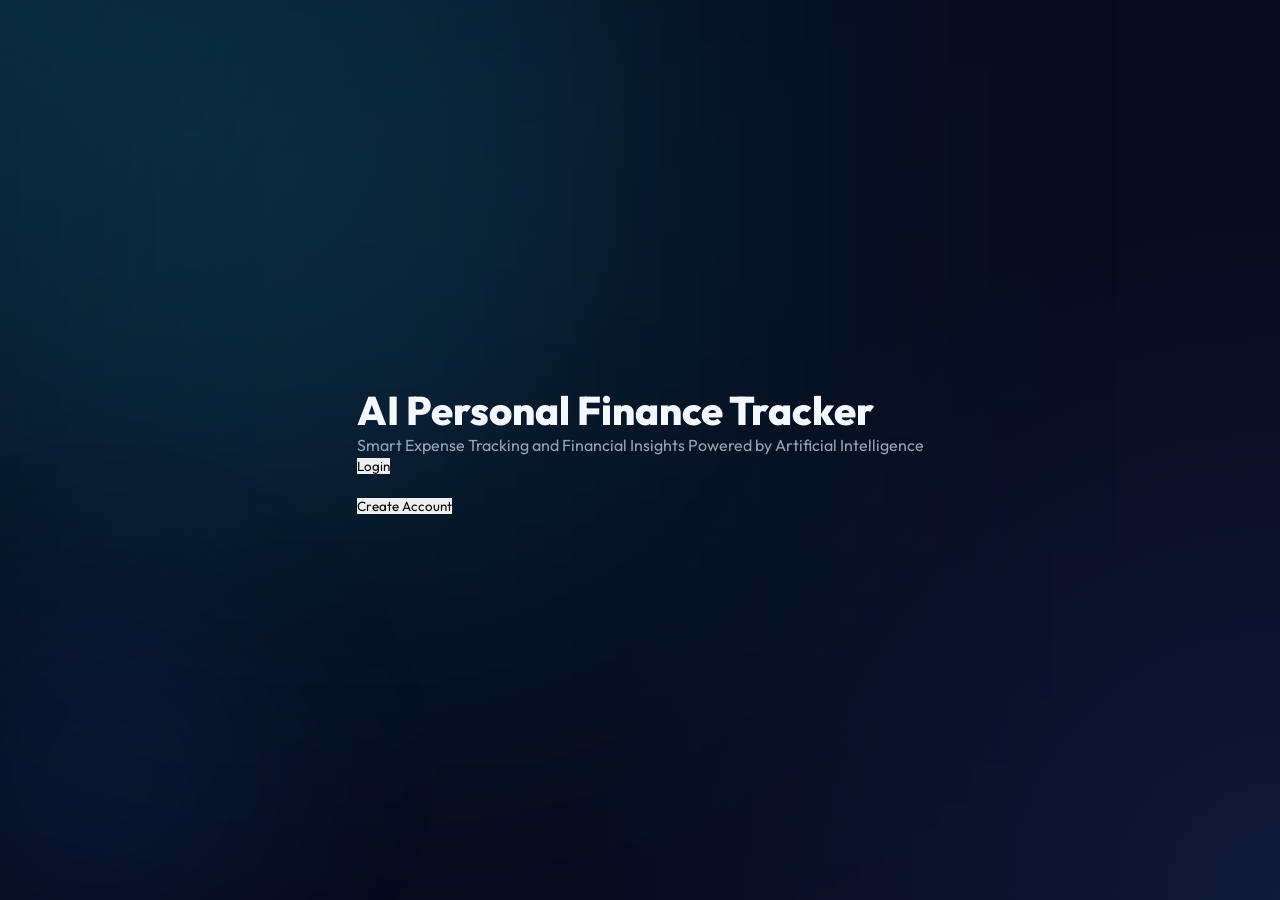
<file: frontend/index.html>
<!DOCTYPE html>
<html>

<head>

    <meta charset="UTF-8">
   <link rel="preconnect" href="https://fonts.googleapis.com">
<link rel="preconnect" href="https://fonts.gstatic.com" crossorigin>

<link href="https://fonts.googleapis.com/css2?family=Outfit:wght@300;400;500;600;700;800&display=swap" rel="stylesheet">

    <title>AI Personal Finance Tracker</title>

    <link rel="stylesheet" href="css/style.css">

</head>

<body>

<div class="landing">

    <h1>AI Personal Finance Tracker</h1>

    <p>
        Smart Expense Tracking and Financial Insights
        Powered by Artificial Intelligence
    </p>

    <a href="login.html">
        <button>Login</button>
    </a>

    <br><br>

    <a href="signup.html">
        <button>Create Account</button>
    </a>

</div>

</body>

</html>
</file>
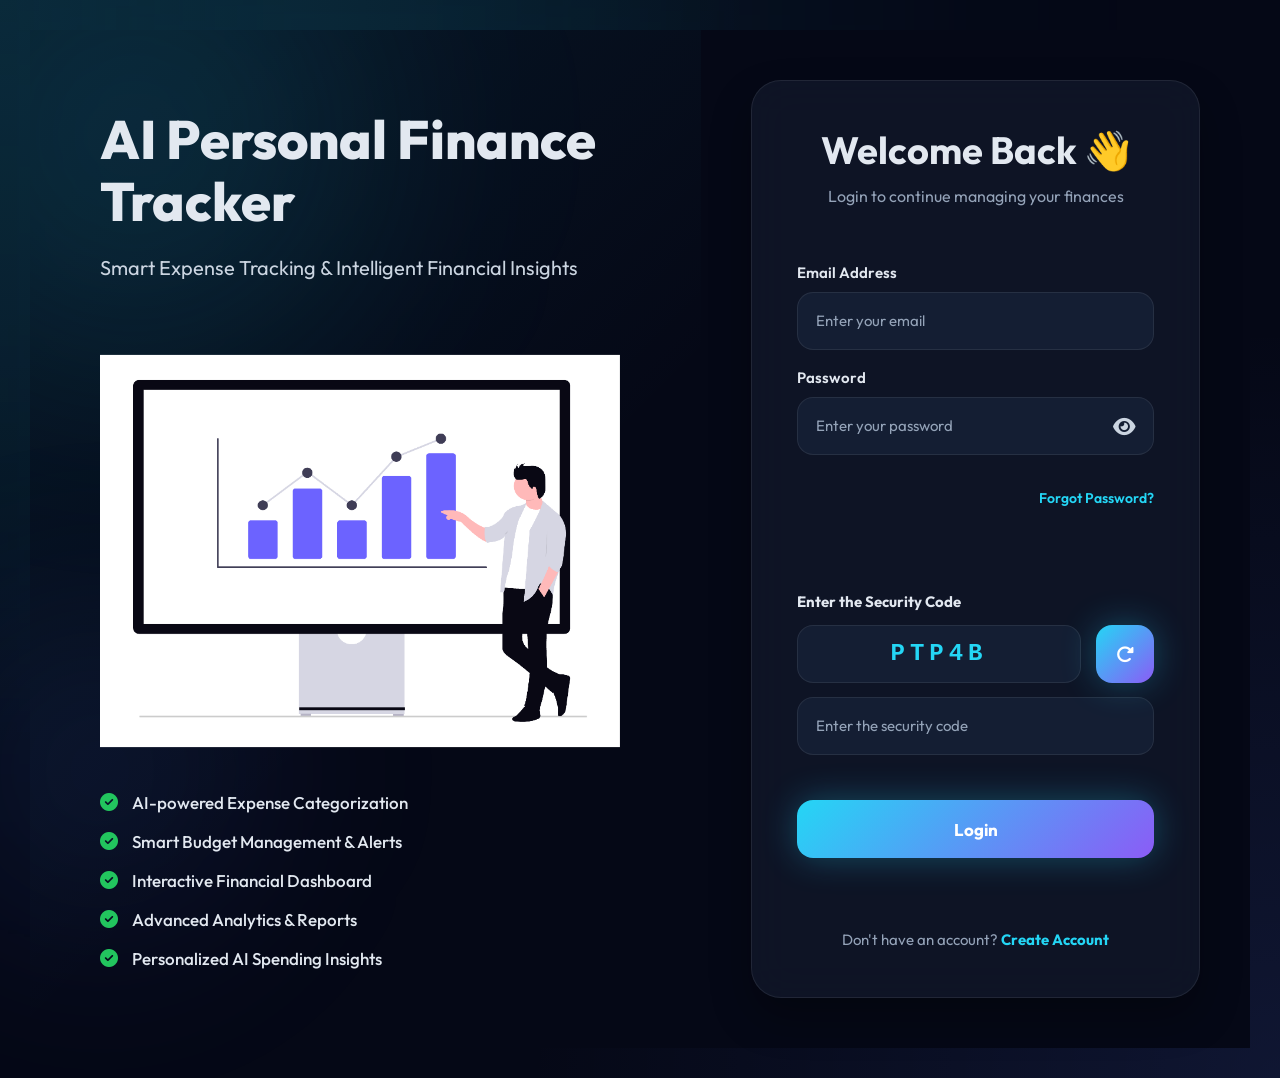
<file: frontend/budget.html>
<!DOCTYPE html>
<html lang="en">

<head>

    <meta charset="UTF-8">

    <meta name="viewport"
          content="width=device-width, initial-scale=1.0">

    <title>Budgets</title>

    <!-- Google Font -->

    <link rel="preconnect"
          href="https://fonts.googleapis.com">

    <link rel="preconnect"
          href="https://fonts.gstatic.com"
          crossorigin>

    <link href="https://fonts.googleapis.com/css2?family=Outfit:wght@300;400;500;600;700;800&display=swap"
          rel="stylesheet">

    <link rel="stylesheet"
          href="css/style.css">
          <link rel="stylesheet" href="css/light-theme.css">

</head>

<body>
    <div class="background-particles"></div>
    <script>
const theme = localStorage.getItem("theme") || "dark";
document.body.setAttribute("data-theme", theme);
</script>

<script>

if(!localStorage.getItem("loggedInUser")){

    window.location.href="login.html";

}

function logout(){

    localStorage.removeItem("loggedInUser");

    window.location.href="login.html";

}

</script>

<!-- ==========================================
                SIDEBAR
========================================== -->

<div class="sidebar">

    <div>

        <div class="logo">

            <div class="logo-icon">

                AI

            </div>

            <div class="logo-text">

                <h2>Finance Tracker</h2>

                <p>Financial Intelligence</p>

            </div>

        </div>

        <ul>

            <li>

                <a href="dashboard.html">

                     Dashboard

                </a>

            </li>

            <li>

                <a href="transactions.html">

                     Transactions

                </a>

            </li>

            <li>

                <a href="analytics.html">

                     Analytics

                </a>

            </li>

            <li class="active">

                <a href="budget.html">

                     Budgets

                </a>

            </li>

            <li>

                <a href="insights.html">

                     AI Insights

                </a>

            </li>

            <li>

                <a href="report.html">

                     Reports

                </a>

            </li>

            <li>

                <a href="upload.html">

                     Upload

                </a>

            </li>

            <li>

                <a href="settings.html">

                     Settings

                </a>

            </li>

        </ul>

    </div>

    <button class="logout-btn"
            onclick="logout()">

        Logout

    </button>

</div>

<!-- ==========================================
                MAIN CONTENT
========================================== -->

<main class="main-content">

    <!-- Header -->

    <div class="dashboard-header">

        <div>

            <p class="greeting">

                🎯 Smart Budget Planner

            </p>

            <h1>

                Budgets

            </h1>

            <p class="subtitle">

                Plan your monthly budget and monitor your spending efficiently.

            </p>

        </div>

    </div>

    <!-- ======================================
            MONTH FILTER
    ======================================= -->

    <div class="section month-section">

        <div>

            <h2>

                Select Month

            </h2>

            <p>

                View budgets for a specific month.

            </p>

        </div>

        <input
            type="month"
            id="monthFilter">

    </div>
    <!-- ======================================
            ADD / UPDATE BUDGET
    ======================================= -->

    <div class="section">

        <h2>

            Add / Update Budget

        </h2>

        <input
            type="text"
            id="category"
            placeholder="Category">

        <input
            type="number"
            id="monthly_budget"
            placeholder="Monthly Budget">

        <button onclick="addBudget()">

            Save Budget

        </button>

    </div>
        <!-- ======================================
            BUDGET OVERVIEW
    ======================================= -->

    <div class="section">

        <div class="section-title">

            <div>

                <h2>

                    Budget Overview

                </h2>

                <p>

                    Manage all your monthly budgets in one place.

                </p>

            </div>

        </div>

        <div class="table-container">

            <table class="budget-table">

                <thead>

                    <tr>

                        <th>Category</th>

                        <th>Budget</th>

                        <th>Actions</th>

                    </tr>

                </thead>

                <tbody id="budgetTable">

                </tbody>

            </table>

        </div>

    </div>

    <!-- ===========================
            ALERTS
    ======================================= -->

    <div class="section">

        <div class="section-title">

            <div>

                <h2>

                    Budget Alerts

                </h2>

                <p>

                    Categories approaching or exceeding budget.

                </p>

            </div>

        </div>

        <div id="budgetAlerts">

        </div>

    </div>

    <!-- ======================================
            AI RECOMMENDATION
    ======================================= -->

    <div class="section analytics-insight">

        <div class="insight-icon">

            🤖

        </div>

        <div>

            <h2>

                AI Budget Recommendation

            </h2>

            <p id="budgetRecommendation">

                Loading recommendations...

            </p>

        </div>

    </div>

</main>

<!-- ==========================================
                JAVASCRIPT
========================================== -->

<script src="js/budget.js"></script>

</body>

</html>
</file>
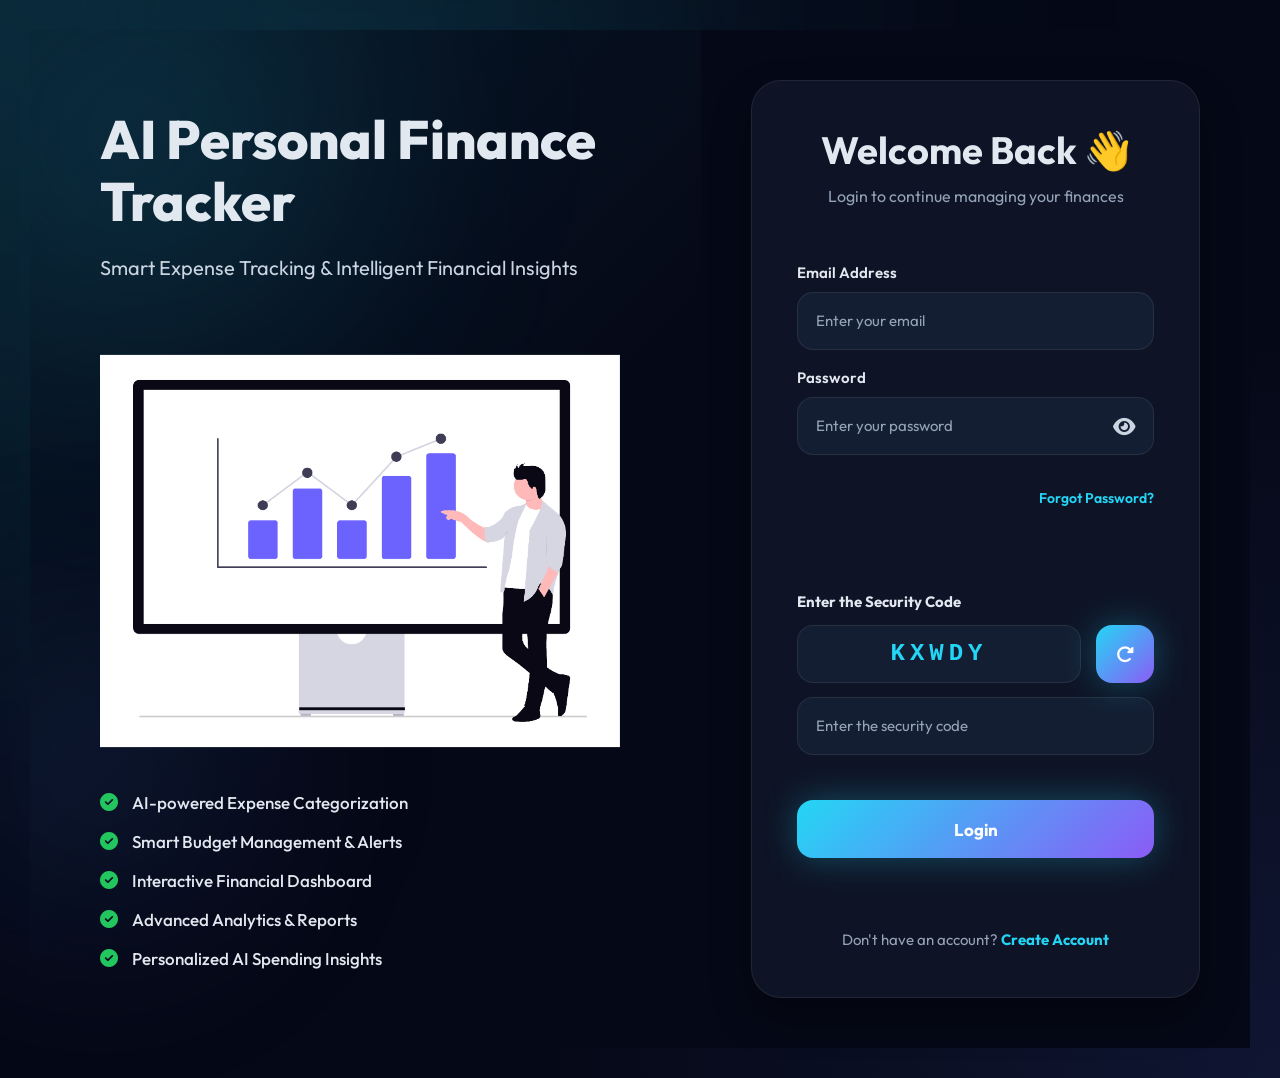
<file: frontend/login.html>
<!DOCTYPE html>
<html lang="en">

<head>

    <meta charset="UTF-8">

    <meta name="viewport"
          content="width=device-width, initial-scale=1.0">

    <title>AI Personal Finance Tracker | Login</title>

    <!-- Theme -->

    <script>

        const theme = localStorage.getItem("theme") || "dark";

        document.documentElement.setAttribute("data-theme", theme);

    </script>

    <!-- Google Fonts -->

    <link rel="preconnect"
          href="https://fonts.googleapis.com">

    <link rel="preconnect"
          href="https://fonts.gstatic.com"
          crossorigin>

    <link href="https://fonts.googleapis.com/css2?family=Outfit:wght@300;400;500;600;700;800&display=swap"
          rel="stylesheet">

    <!-- Font Awesome -->

    <link rel="stylesheet"
          href="https://cdnjs.cloudflare.com/ajax/libs/font-awesome/6.5.2/css/all.min.css">

    <!-- Google reCAPTCHA -->

    <script src="https://www.google.com/recaptcha/api.js"
            async
            defer></script>

    <!-- Styles -->

    <link rel="stylesheet"
          href="css/style.css">

</head>

<body>

<div class="login-container">

    <!-- ===================================== -->
    <!-- LEFT SIDE -->
    <!-- ===================================== -->

    <div class="left-side">

        <div class="branding">

            <h1>

                AI Personal Finance Tracker

            </h1>

            <p class="subtitle">

                Smart Expense Tracking & Intelligent Financial Insights

            </p>

        </div>

        <img

            src="images/finance.png"

            alt="Finance Illustration"

            class="login-image"

            draggable="false">

        <div class="features">

            <div class="feature">

                <i class="fa-solid fa-circle-check"></i>

                <span>

                    AI-powered Expense Categorization

                </span>

            </div>

            <div class="feature">

                <i class="fa-solid fa-circle-check"></i>

                <span>

                    Smart Budget Management & Alerts

                </span>

            </div>

            <div class="feature">

                <i class="fa-solid fa-circle-check"></i>

                <span>

                    Interactive Financial Dashboard

                </span>

            </div>

            <div class="feature">

                <i class="fa-solid fa-circle-check"></i>

                <span>

                    Advanced Analytics & Reports

                </span>

            </div>

            <div class="feature">

                <i class="fa-solid fa-circle-check"></i>

                <span>

                    Personalized AI Spending Insights

                </span>

            </div>

        </div>

    </div>

    <!-- ===================================== -->
    <!-- RIGHT SIDE STARTS HERE -->
    <!-- ===================================== -->

    <div class="right-side">

        <div class="login-box glass-card">

            <h2>

                Welcome Back 👋

            </h2>

            <p class="login-text">

                Login to continue managing your finances

            </p>
                        <!-- ===================================== -->
            <!-- LOGIN FORM -->
            <!-- ===================================== -->

            <form
                id="loginForm"
                onsubmit="event.preventDefault(); login();">

                <!-- EMAIL -->

                <label for="email">

                    Email Address

                </label>

                <input

                    type="email"

                    id="email"

                    placeholder="Enter your email"

                    autocomplete="email"

                    maxlength="100"

                    required>

                <!-- PASSWORD -->

                <label for="password">

                    Password

                </label>

                <div class="password-container">

                    <input

                        type="password"

                        id="password"

                        placeholder="Enter your password"

                        autocomplete="current-password"

                        maxlength="50"

                        required>

                    <span

                        class="toggle-password"

                        onclick="togglePassword('password',this)">

                        <i class="fa-solid fa-eye"></i>

                    </span>

                </div>

                <!-- FORGOT PASSWORD -->

                <div class="forgot-password">

                    <a href="#"

                       onclick="forgotPassword(); return false;">

                        Forgot Password?

                    </a>

                </div>

                <!-- GOOGLE CAPTCHA -->

                <div class="g-recaptcha"

                     data-sitekey="6LeD8WAtAAAAAO9x46o4TcU4ycCG9CCJiPNduGlI">

                </div>

                <br>

                <!-- ===================================== -->
                <!-- CUSTOM CAPTCHA -->
                <!-- ===================================== -->

                <div class="custom-captcha">

                    <label for="captchaInput">

                        <strong>

                            Enter the Security Code

                        </strong>

                    </label>

                    <div class="captcha-container">

                        <div

                            id="captchaText"

                            class="captcha-box">

                            ABC12

                        </div>

                        <button

                            type="button"

                            class="refresh-captcha"

                            onclick="generateCaptcha()"

                            title="Generate New CAPTCHA">

                            <i class="fa-solid fa-rotate-right"></i>

                        </button>

                    </div>

                    <input

                        type="text"

                        id="captchaInput"

                        placeholder="Enter the security code"

                        autocomplete="off"

                        maxlength="5"

                        required>

                </div>

                <br>

                <!-- LOGIN BUTTON -->

                <button

                    type="submit"

                    id="loginBtn">

                    <span id="loginBtnText">

                        Login

                    </span>

                </button>

                <!-- LOGIN MESSAGE -->

                <p

                    id="loginMessage"

                    class="login-message">

                </p>

                <!-- SIGNUP -->

                <p class="signup-link">

                    Don't have an account?

                    <a href="signup.html">

                        Create Account

                    </a>

                </p>

            </form>

        </div>

    </div>

</div>
<!-- ===================================== -->
<!-- OTP MODAL -->
<!-- ===================================== -->

<div id="otpModal" class="modal">

    <div class="modal-content">

        <span

            class="close"

            onclick="closeOTPModal()">

            &times;

        </span>

        <h2>

            Verify OTP

        </h2>

        <p>

            Enter the verification code sent to your email.

        </p>

        <input

            type="text"

            id="otp"

            placeholder="Enter OTP"

            maxlength="6"

            autocomplete="one-time-code">

        <p id="timer">

            OTP expires in <b>05:00</b>

        </p>

        <button

            type="button"

            onclick="verifyOTP()">

            Verify OTP

        </button>

    </div>

</div>

<!-- ===================================== -->
<!-- RESET PASSWORD MODAL -->
<!-- ===================================== -->

<div id="resetModal" class="modal">

    <div class="modal-content">

        <span

            class="close"

            onclick="closeResetModal()">

            &times;

        </span>

        <h2>

            Reset Password

        </h2>

        <div class="password-container">

            <input

                type="password"

                id="newPassword"

                placeholder="New Password"

                maxlength="50"

                autocomplete="new-password">

            <span

                class="toggle-password"

                onclick="togglePassword('newPassword',this)">

                <i class="fa-solid fa-eye"></i>

            </span>

        </div>

        <div class="password-container">

            <input

                type="password"

                id="confirmPassword"

                placeholder="Confirm Password"

                maxlength="50"

                autocomplete="new-password">

            <span

                class="toggle-password"

                onclick="togglePassword('confirmPassword',this)">

                <i class="fa-solid fa-eye"></i>

            </span>

        </div>

        <button

            type="button"

            onclick="resetPassword()">

            Update Password

        </button>

    </div>

</div>

<!-- ===================================== -->
<!-- LOADING OVERLAY -->
<!-- ===================================== -->

<div id="loader" class="loader-overlay">

    <div class="loader"></div>

</div>

<!-- ===================================== -->
<!-- SCRIPTS -->
<!-- ===================================== -->

<script src="js/login.js"></script>

<script>

/* Apply saved theme */

document.body.setAttribute(

    "data-theme",

    localStorage.getItem("theme") || "dark"

);

/* Press Enter to Login */

document.addEventListener("keydown",function(e){

    if(

        e.key==="Enter" &&

        document.activeElement.tagName!=="TEXTAREA"

    ){

        const otpOpen=document.getElementById("otpModal").style.display==="flex";

        const resetOpen=document.getElementById("resetModal").style.display==="flex";

        if(!otpOpen && !resetOpen){

            login();

        }

    }

});

/* Generate CAPTCHA on page load */

window.addEventListener("load",()=>{

    if(typeof generateCaptcha==="function"){

        generateCaptcha();

    }

});

</script>

</body>

</html>
</file>
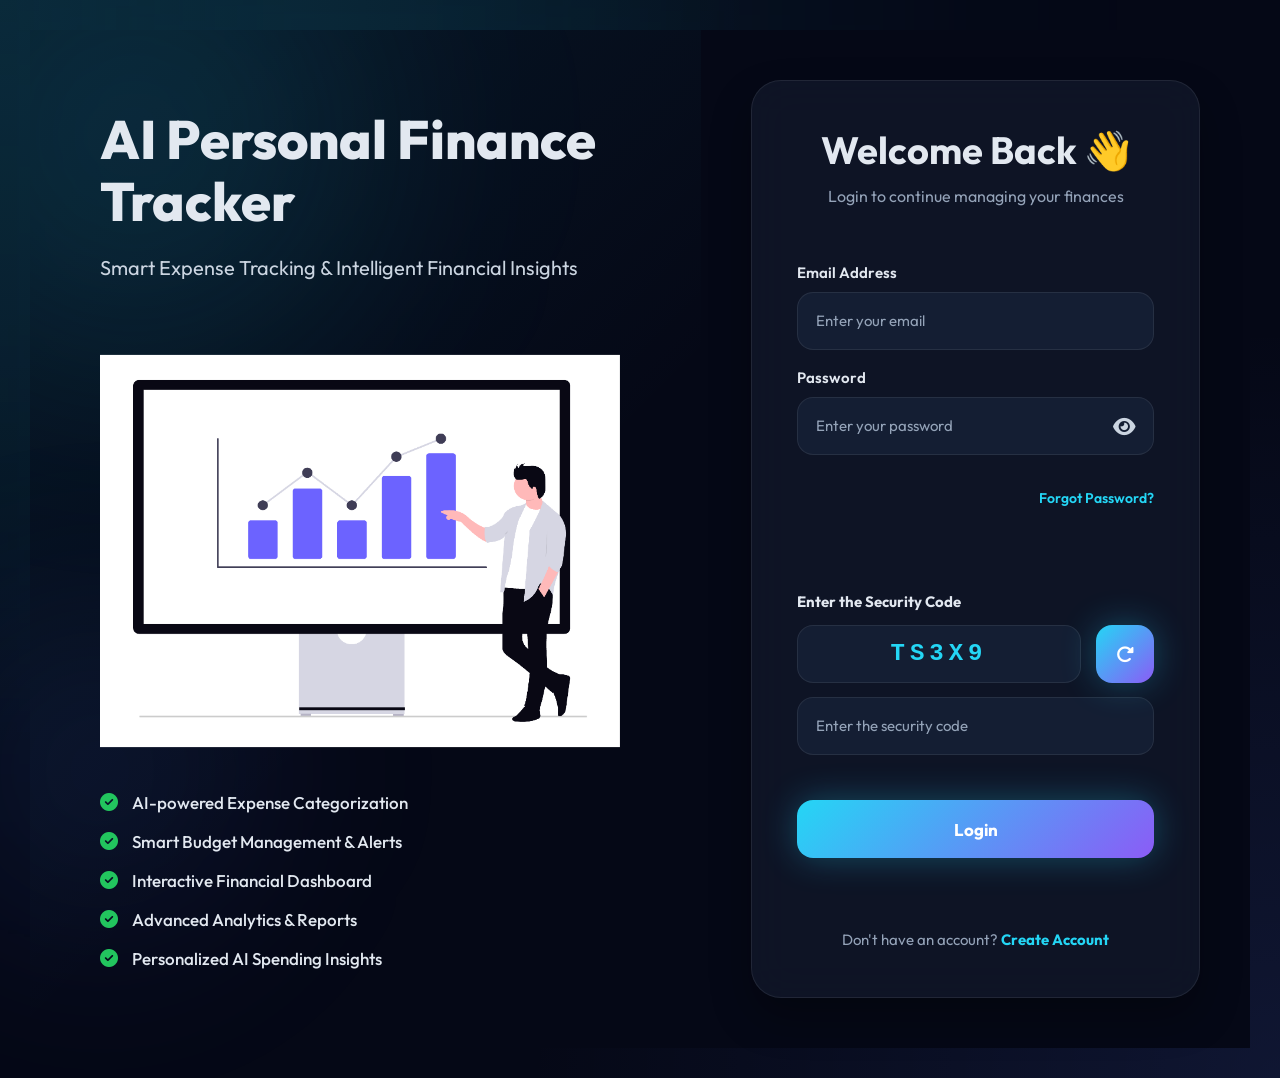
<file: frontend/settings.html>
<!DOCTYPE html>
<html>

<head>

    <meta charset="UTF-8">
    <meta name="viewport" content="width=device-width, initial-scale=1.0">

    <title>Settings</title>

   <link rel="preconnect" href="https://fonts.googleapis.com">
<link rel="preconnect" href="https://fonts.gstatic.com" crossorigin>

<link href="https://fonts.googleapis.com/css2?family=Outfit:wght@300;400;500;600;700;800&display=swap" rel="stylesheet">

    <link rel="stylesheet" href="css/style.css">
    <link rel="stylesheet" href="css/light-theme.css">

    <link rel="stylesheet"
    href="https://cdnjs.cloudflare.com/ajax/libs/font-awesome/6.5.2/css/all.min.css">

</head>

<body>
    <div class="background-particles"></div>
    <script>
const theme = localStorage.getItem("theme") || "dark";
document.body.setAttribute("data-theme", theme);
</script>

<script>

if(!localStorage.getItem("loggedInUser")){

    window.location.href="login.html";

}

function logout(){

    localStorage.removeItem("loggedInUser");

    window.location.href="login.html";

}

</script>

<!-- ================= Sidebar ================= -->

<div class="sidebar">

    <div class="logo">

        <div class="logo-icon">AI</div>

        <div class="logo-text">

            <h2>Finance Tracker</h2>

            <p>Financial Intelligence</p>

        </div>

    </div>

    <ul>

        <li>
            <a href="dashboard.html">Dashboard</a>
        </li>

        <li>
            <a href="transactions.html">Transactions</a>
        </li>

        <li>
            <a href="analytics.html">Analytics</a>
        </li>

        <li>
            <a href="budget.html">Budgets</a>
        </li>

        <li>
            <a href="insights.html">AI Insights</a>
        </li>

        <li>
            <a href="report.html">Reports</a>
        </li>

        <li>
            <a href="upload.html">Upload</a>
        </li>

        <li class="active">
            <a href="settings.html">Settings</a>
        </li>

    </ul>

    <button class="logout-btn" onclick="logout()">

        Logout

    </button>

</div>
<!-- ==========================================
                MAIN CONTENT
========================================== -->

<main class="main-content">

    <div class="dashboard-header">

        <div>

            <p class="greeting">

                ⚙ Settings

            </p>

            <h1>

                Application Settings

            </h1>

            <p class="subtitle">

                Customize your account, appearance, notifications and application preferences.

            </p>

        </div>

    </div>

    <!-- ======================================
            PROFILE
    ======================================= -->

    <div class="section">

        <div class="section-title">

            <div>

                <h2>

                    👤 Profile Information

                </h2>

                <p>

                    Update your account information.

                </p>

            </div>

        </div>

        <input
            type="text"
            id="name"
            placeholder="Full Name">

        <input
            type="email"
            id="email"
            readonly>

        <button onclick="saveProfile()">

            Save Profile

        </button>

    </div>

    <!-- ======================================
            APPEARANCE
    ======================================= -->

    <div class="section">

        <div class="section-title">

            <div>

                <h2>

                    🎨 Appearance

                </h2>

                <p>

                    Switch between Dark and Light mode.

                </p>

            </div>

        </div>

        <div class="setting-item">

            <div>

                <h3>Dark Mode</h3>

                <p>Recommended for low-light environments.</p>

            </div>

            <label class="switch">

                <input
                    type="checkbox"
                    id="themeToggle">

                <span class="slider"></span>

            </label>

        </div>

    </div>

        <!-- ======================================
            CHANGE PASSWORD
    ======================================= -->

    <div class="section">

        <div class="section-title">

            <div>

                <h2>

                    🔒 Change Password

                </h2>

                <p>

                    Keep your account secure by updating your password.

                </p>

            </div>

        </div>

        <div class="password-container">

            <input
                type="password"
                id="oldPassword"
                placeholder="Current Password">

            <span
                class="toggle-password"
                onclick="togglePassword('oldPassword',this)">

                <i class="fa-solid fa-eye"></i>

            </span>

        </div>

        <div class="password-container">

            <input
                type="password"
                id="newPassword"
                placeholder="New Password">

            <span
                class="toggle-password"
                onclick="togglePassword('newPassword',this)">

                <i class="fa-solid fa-eye"></i>

            </span>

        </div>

        <button onclick="changePassword()">

            Update Password

        </button>

    </div>
 
</main>

<script src="js/settings.js"></script>

</body>

</html>
</file>
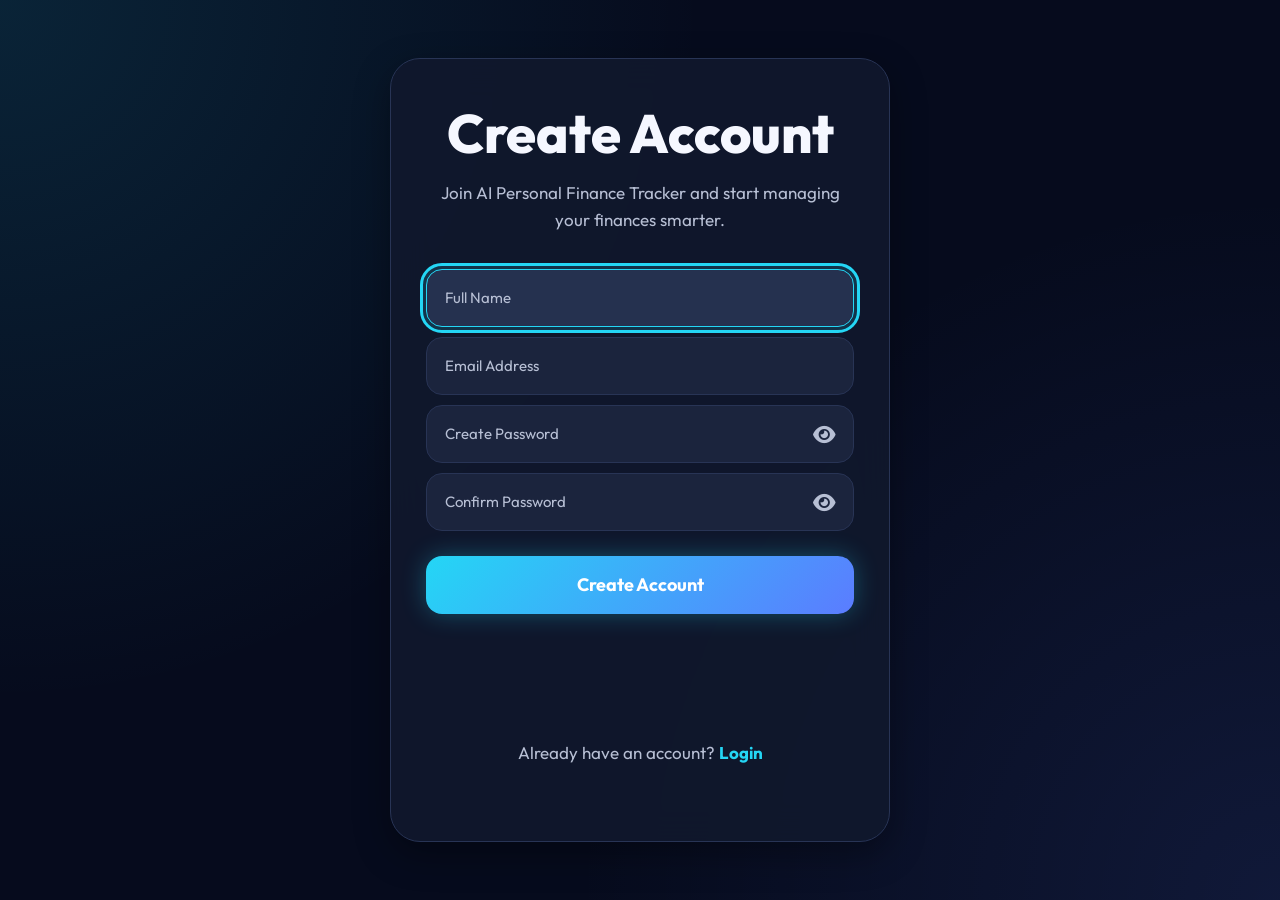
<file: frontend/signup.html>
<!DOCTYPE html>
<html lang="en">

<head>

    <meta charset="UTF-8">

    <meta name="viewport"
          content="width=device-width, initial-scale=1.0">

    <title>AI Personal Finance Tracker | Create Account</title>

    <!-- Theme -->

    <script>

        const theme = localStorage.getItem("theme") || "dark";

        document.documentElement.setAttribute("data-theme", theme);

    </script>

    <!-- Google Fonts -->

    <link rel="preconnect"
          href="https://fonts.googleapis.com">

    <link rel="preconnect"
          href="https://fonts.gstatic.com"
          crossorigin>

    <link href="https://fonts.googleapis.com/css2?family=Outfit:wght@300;400;500;600;700;800&display=swap"
          rel="stylesheet">

    <!-- Font Awesome -->

    <link rel="stylesheet"
          href="https://cdnjs.cloudflare.com/ajax/libs/font-awesome/6.5.2/css/all.min.css">

    <!-- Signup CSS -->

    <link rel="stylesheet"
          href="css/signup.css">

</head>

<body>

    <!-- ===================================== -->
    <!-- SIGNUP CONTAINER -->
    <!-- ===================================== -->

    <div class="signup-container">

        <div class="signup-box">

            <h1>Create Account</h1>

            <p>

                Join AI Personal Finance Tracker and start managing your finances smarter.

            </p>

            <!-- ===================================== -->
            <!-- SIGNUP FORM -->
            <!-- ===================================== -->

            <form id="signupForm">

                <!-- Full Name -->

                <input

                    type="text"

                    id="name"

                    placeholder="Full Name"

                    maxlength="100"

                    autocomplete="name"

                    required>

                <!-- Email -->

                <input

                    type="email"

                    id="email"

                    placeholder="Email Address"

                    maxlength="100"

                    autocomplete="email"

                    required>

                <!-- Password -->

                <div class="password-container">

                    <input

                        type="password"

                        id="password"

                        placeholder="Create Password"

                        minlength="8"

                        maxlength="50"

                        autocomplete="new-password"

                        required>

                    <span

                        class="toggle-password"

                        onclick="togglePassword('password',this)">

                        <i class="fa-solid fa-eye"></i>

                    </span>

                </div>

                <!-- Confirm Password -->

                <div class="password-container">

                    <input

                        type="password"

                        id="confirmPassword"

                        placeholder="Confirm Password"

                        minlength="8"

                        maxlength="50"

                        autocomplete="new-password"

                        required>

                    <span

                        class="toggle-password"

                        onclick="togglePassword('confirmPassword',this)">

                        <i class="fa-solid fa-eye"></i>

                    </span>

                </div>

                <!-- Create Account Button -->

                <button

                    type="button"

                    id="createAccountBtn"

                    onclick="signup()">

                    Create Account

                </button>

                <!-- Message -->

                <p

                    id="message"

                    class="signup-message">

                </p>

                <!-- Login -->

                <p class="login-link">

                    Already have an account?

                    <a href="login.html">

                        Login

                    </a>

                </p>

            </form>

        </div>

    </div>

    <!-- ===================================== -->
    <!-- LOADER -->
    <!-- ===================================== -->

    <div id="loader" class="loader-overlay">

        <div class="loader"></div>

    </div>

    <!-- ===================================== -->
    <!-- SCRIPT -->
    <!-- ===================================== -->

    <script src="js/signup.js"></script>

</body>

</html>
</file>
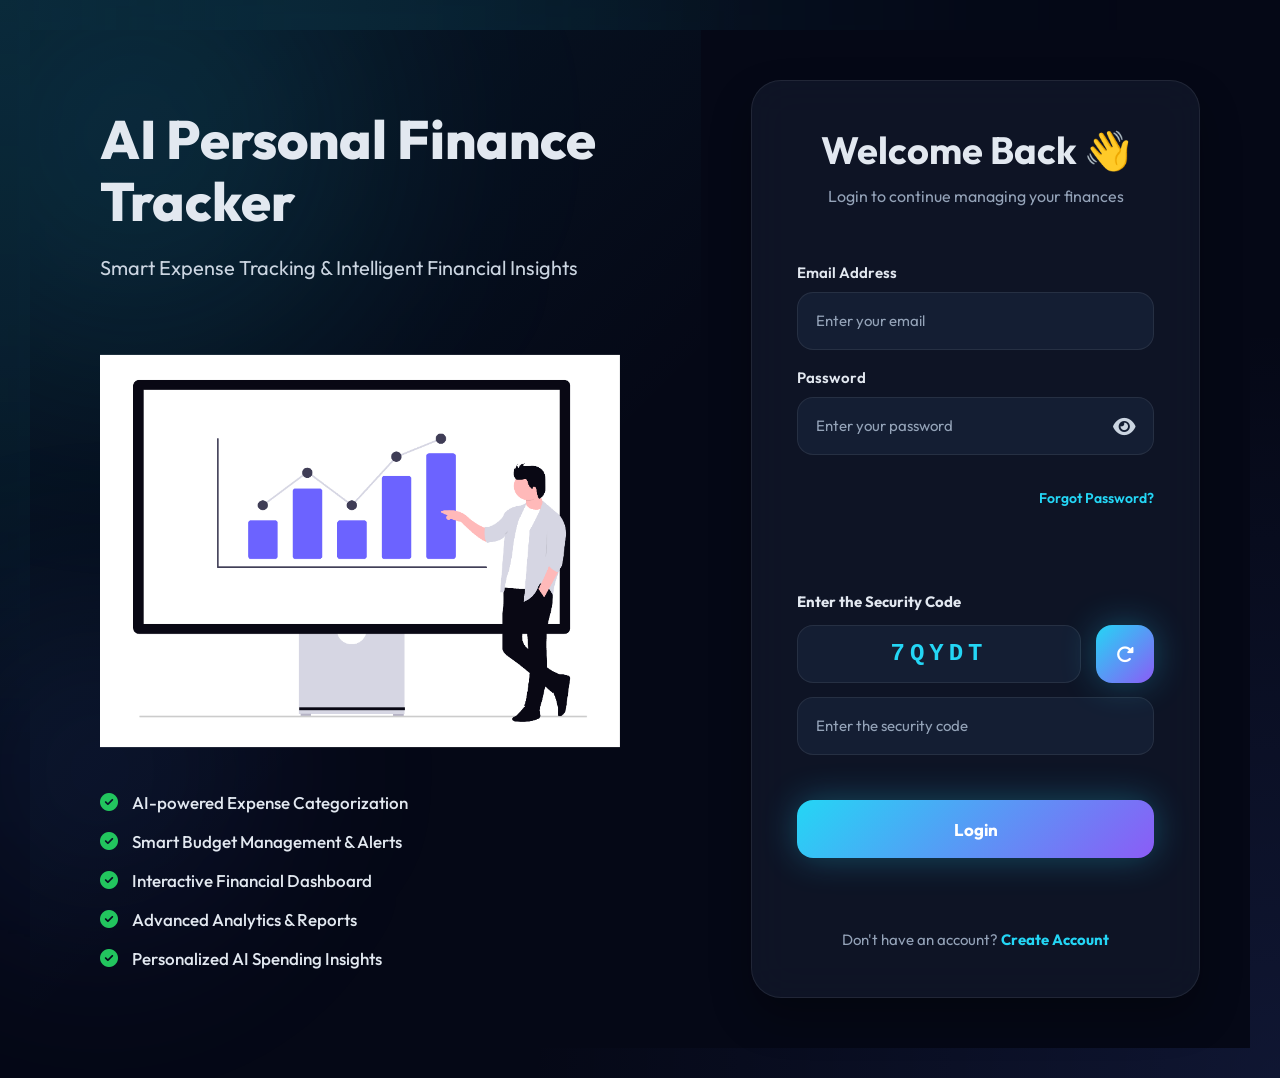
<file: frontend/transactions.html>
<!DOCTYPE html>
<html lang="en">

<head>

    <meta charset="UTF-8">
    <meta name="viewport"
          content="width=device-width, initial-scale=1.0">

    <title>Transactions</title>

    <!-- Google Font -->

    <link rel="preconnect"
          href="https://fonts.googleapis.com">

    <link rel="preconnect"
          href="https://fonts.gstatic.com"
          crossorigin>

    <link href="https://fonts.googleapis.com/css2?family=Outfit:wght@300;400;500;600;700;800&display=swap"
          rel="stylesheet">

    <!-- CSS -->

    <link rel="stylesheet"
          href="css/style.css">
          <link rel="stylesheet" href="css/light-theme.css">

    <script>

        if (!localStorage.getItem("loggedInUser")) {

            window.location.href = "login.html";

        }

        function logout() {

            localStorage.removeItem("loggedInUser");

            window.location.href = "login.html";

        }

    </script>

</head>

<body>
    <div class="background-particles"></div>

    <script>
const theme = localStorage.getItem("theme") || "dark";
document.body.setAttribute("data-theme", theme);
</script>

<!-- ==========================================
                SIDEBAR
=========================================== -->

<div class="sidebar fade-left">

    <div>

        <div class="logo zoom-in">

            <div class="logo-icon">

                AI

            </div>

            <div class="logo-text">

                <h2>Finance Tracker</h2>

                <p>Financial Intelligence</p>

            </div>

        </div>

        <ul>

            <li class="delay-1">

                <a href="dashboard.html"
                   class="hover-lift">

                     Dashboard

                </a>

            </li>

            <li class="active delay-2">

                <a href="transactions.html"
                   class="hover-lift">

                     Transactions

                </a>

            </li>

            <li class="delay-3">

                <a href="analytics.html"
                   class="hover-lift">

                     Analytics

                </a>

            </li>

            <li class="delay-4">

                <a href="budget.html"
                   class="hover-lift">

                     Budgets

                </a>

            </li>

            <li class="delay-5">

                <a href="insights.html"
                   class="hover-lift">

                     AI Insights

                </a>

            </li>

            <li>

                <a href="report.html"
                   class="hover-lift">

                     Reports

                </a>

            </li>

            <li>

                <a href="upload.html"
                   class="hover-lift">

                     Upload

                </a>

            </li>

            <li>

                <a href="settings.html"
                   class="hover-lift">

                     Settings

                </a>

            </li>

        </ul>

    </div>

    <button

        class="logout-btn hover-lift glow-hover"

        onclick="logout()">

        Logout

    </button>

</div>

<!-- ==========================================
            MAIN CONTENT
=========================================== -->

<main class="main-content">

    <div class="dashboard-header fade-up">

    <div>

        <p class="greeting">

            💳 Transaction Manager

        </p>

        <h1>

            Manage Transactions

        </h1>

        <p class="subtitle">

            Add, edit, search and organize all your financial records with ease.

        </p>

    </div>

</div>

    <!-- ======================================
            ADD TRANSACTION
    ======================================= -->
  <!-- ======================================
        ADD TRANSACTION
====================================== -->

<div class="section glass-card fade-up primary-card">

    <div class="section-header">

        <div>

            <h2>

                ➕ Add New Transaction

            </h2>

            <p>

                Record your daily expenses quickly and keep your finances organized.

            </p>

        </div>

    </div>

    <div class="transaction-form">

        <div class="input-group">

            <label>

                📝 Notes

            </label>

            <input

                type="text"

                id="notes"

                placeholder="Example: Swiggy Order"

                required>

        </div>

        <div class="input-group">

            <label>

                💳 Payment Mode

            </label>

            <input

                type="text"

                id="payment_mode"

                placeholder="UPI / Card / Cash"

                required>

        </div>

        <div class="input-group">

            <label>

                📍 Location

            </label>

            <input

                type="text"

                id="location"

                placeholder="City"

                required>

        </div>

        <div class="input-group">

            <label>

                💰 Amount

            </label>

            <input

                type="number"

                id="amount"

                placeholder="Amount (₹)"

                required>

        </div>

        <div class="input-group">

            <label>

                📅 Date

            </label>

            <input

                type="date"

                id="date"

                required>

        </div>

    </div>

    <div class="form-actions">

        <button

            class="primary-btn glow-hover hover-lift"

            onclick="addTransaction()">

            ➕ Add Transaction

        </button>

    </div>

</div>
        

    <!-- ======================================
          TRANSACTION HISTORY
    ======================================= -->
<!-- ======================================
        TRANSACTION HISTORY
====================================== -->

<div class="section glass-card fade-up">

    <div class="section-header">

        <div>

            <h2>

                📋 Transaction History

            </h2>

            <p>

                Browse, search, edit and manage every transaction.

            </p>

        </div>

        <div
            class="transaction-count">

            <span>

                Total

            </span>

            <strong
                id="transactionCount">

                0

            </strong>

        </div>

    </div>

    <!-- ======================================
                SEARCH & FILTER
    ======================================= -->

    <div class="transaction-toolbar">

        <div class="search-box">

            <span>

                🔍

            </span>

            <input

                type="text"

                id="searchTransaction"

                placeholder=" Search by category or location...">

        </div>

        <div class="sort-box">

            <label>

                Sort

            </label>

            <select

                id="sortDate"

                onchange="sortTransactions()">

                <option value="newest">

                    Newest First

                </option>

                <option value="oldest">

                    Oldest First

                </option>

            </select>

        </div>

    </div>

    <!-- ======================================
                TABLE
    ======================================= -->

    <div class="table-container">

        <table class="transaction-table">

            <thead>

                <tr>

                    <th>

                        📅 Date

                    </th>

                    <th>

                        🏷 Category

                    </th>

                    <th>

                        💰 Amount

                    </th>

                    <th>

                        📍 Location

                    </th>

                    <th>

                        ⚙ Actions

                    </th>

                </tr>

            </thead>

            <tbody id="transactionTable">

            </tbody>

        </table>

    </div>

    <!-- ======================================
            EMPTY STATE
    ======================================= -->

    <div

        id="emptyState"

        class="empty-state"

        style="display:none;">

        <div class="empty-icon">

            💳

        </div>

        <h3>

            No Transactions Found

        </h3>

        <p>

            Add your first transaction or change the search filters.

        </p>

    </div>

    <!-- ======================================
            PAGINATION
    ======================================= -->

    <div
        class="pagination-wrapper">

        <div
            id="pagination"

            class="pagination">

        </div>

    </div>

</div>

<!-- ==========================================
            EDIT TRANSACTION MODAL
=========================================== -->
<!-- ==========================================
        EDIT TRANSACTION MODAL
=========================================== -->

<div

    id="editModal"

    class="modal">

    <div class="modal-content glass-card ">

        <div class="modal-header">

            <div>

                <h2>

                    ✏ Edit Transaction

                </h2>

                <p>

                    Update your transaction details below.

                </p>

            </div>

            <button

                class="modal-close"

                onclick="closeModal()">

                ✕

            </button>

        </div>

        <input

            type="hidden"

            id="editId">

        <div class="transaction-form">

            <div class="input-group">

                <label>

                    📝 Notes

                </label>

                <input

                    type="text"

                    id="editNotes"

                    placeholder="Transaction Notes">

            </div>

            <div class="input-group">

                <label>

                    💳 Payment Mode

                </label>

                <input

                    type="text"

                    id="editPaymentMode"

                    placeholder="UPI / Card / Cash">

            </div>

            <div class="input-group">

                <label>

                    📍 Location

                </label>

                <input

                    type="text"

                    id="editLocation"

                    placeholder="Location">

            </div>

            <div class="input-group">

                <label>

                    💰 Amount

                </label>

                <input

                    type="number"

                    id="editAmount"

                    placeholder="Amount">

            </div>

            <div class="input-group">

                <label>

                    📅 Date

                </label>

                <input

                    type="date"

                    id="editDate">

            </div>

        </div>

        <div class="modal-buttons">

            <button

                class="primary-btn glow-hover hover-lift"

                onclick="saveTransaction()">

                💾 Save Changes

            </button>

            <button

                class="secondary-btn hover-lift"

                onclick="closeModal()">

                Cancel

            </button>

        </div>

    </div>

</div>

<!-- ==========================================
                JAVASCRIPT
=========================================== -->

<script src="js/transactions.js"></script>

</body>

</html>
</file>
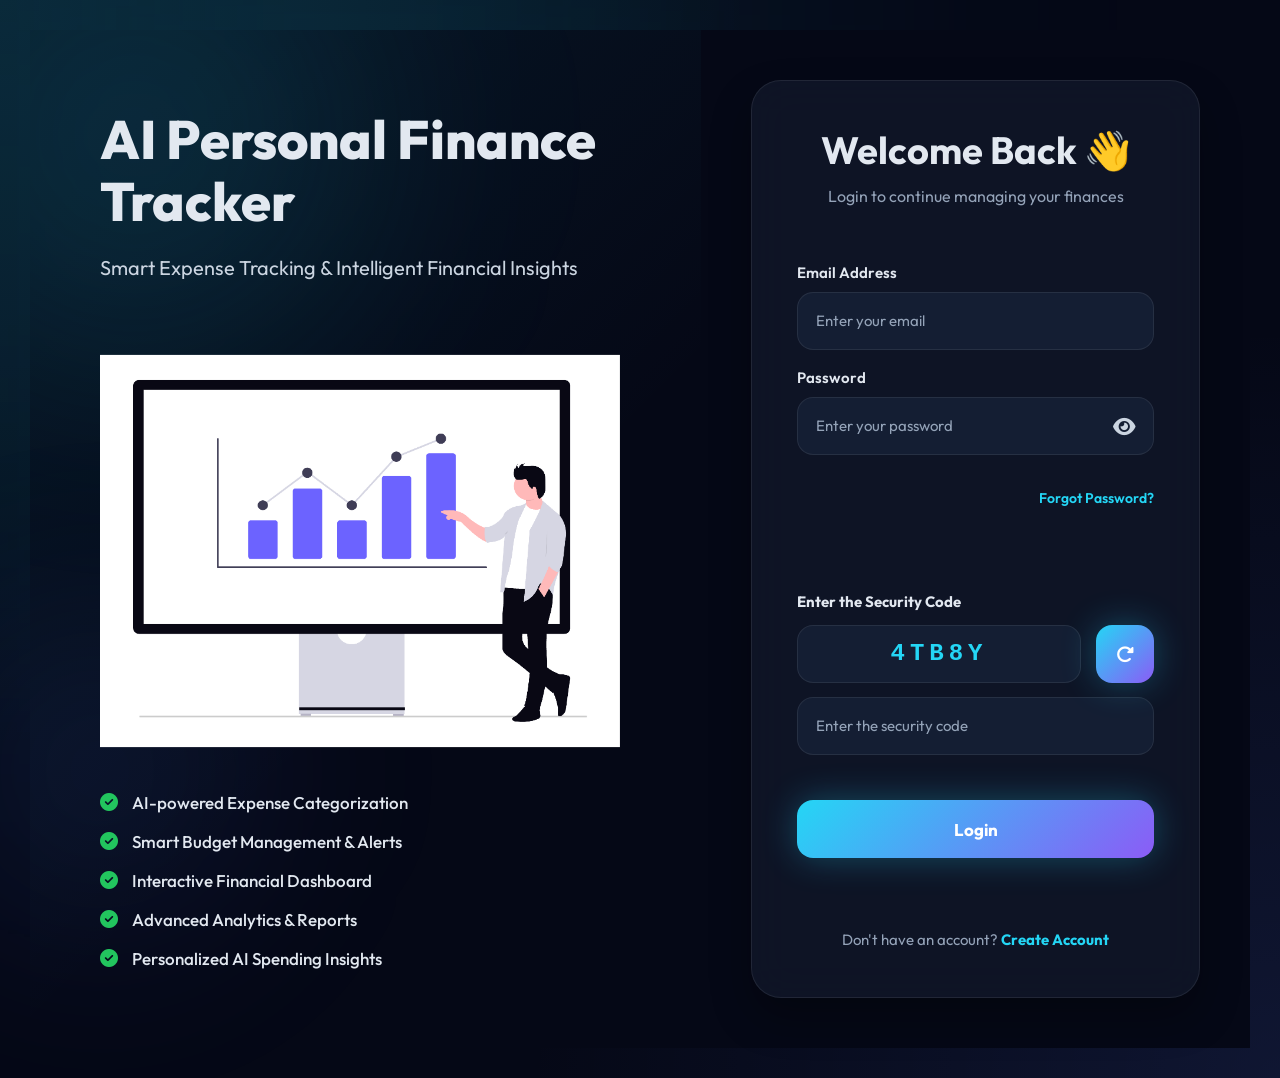
<file: frontend/upload.html>
<head>

    <meta charset="UTF-8">

    <meta name="viewport" content="width=device-width, initial-scale=1.0">

    <title>Upload Bank Statement | AI Finance Tracker</title>

    <!-- Google Font -->

    <link rel="preconnect" href="https://fonts.googleapis.com">

    <link rel="preconnect" href="https://fonts.gstatic.com" crossorigin>

    <link href="https://fonts.googleapis.com/css2?family=Outfit:wght@300;400;500;600;700;800&display=swap" rel="stylesheet">

    <!-- Global CSS -->

    <link rel="stylesheet" href="css/variables.css">

    <link rel="stylesheet" href="css/base.css">

    <link rel="stylesheet" href="css/layout.css">

    <link rel="stylesheet" href="css/components.css">

    <link rel="stylesheet" href="css/animations.css">
    <link rel="stylesheet" href="css/light-theme.css">

    <!-- Page CSS -->

    <link rel="stylesheet" href="css/upload.css">

    <!-- If you are still using one combined stylesheet -->
    <!--
    <link rel="stylesheet" href="css/style.css">
    -->

</head>
<body>
    <div class="background-particles"></div>

    <script>
const theme = localStorage.getItem("theme") || "dark";
document.body.setAttribute("data-theme", theme);
</script>

<script>

if(!localStorage.getItem("loggedInUser")){

    window.location.href="login.html";

}

function logout(){

    localStorage.removeItem("loggedInUser");

    window.location.href="login.html";

}

</script>

<!-- ==========================================
                SIDEBAR
========================================== -->

<div class="sidebar">

    <div>

        <div class="logo">

            <div class="logo-icon">

                AI

            </div>

            <div class="logo-text">

                <h2>Finance Tracker</h2>

                <p>Financial Intelligence</p>

            </div>

        </div>

        <ul>

            <li>

                <a href="dashboard.html">

                     Dashboard

                </a>

            </li>

            <li>

                <a href="transactions.html">

                     Transactions

                </a>

            </li>

            <li>

                <a href="analytics.html">

                     Analytics

                </a>

            </li>

            <li>

                <a href="budget.html">

                     Budgets

                </a>

            </li>

            <li>

                <a href="insights.html">

                     AI Insights

                </a>

            </li>

            <li>

                <a href="report.html">

                     Reports

                </a>

            </li>

            <li class="active">

                <a href="upload.html">

                     Upload

                </a>

            </li>

            <li>

                <a href="settings.html">

                     Settings

                </a>

            </li>

        </ul>

    </div>

    <button
        class="logout-btn"
        onclick="logout()">

        Logout

    </button>

</div>

<!-- ==========================================
                MAIN CONTENT
========================================== -->

<main class="main-content">

    <div class="dashboard-header">

        <div>

            <p class="greeting">

                📤 Upload Statement

            </p>

            <h1>

                Upload Bank Statement

            </h1>

            <p class="subtitle">

                Upload your bank statement and let AI automatically extract, categorize and analyze your transactions.

            </p>

        </div>

    </div>

    <!-- ======================================
            UPLOAD AREA
    ======================================= -->

    <div class="section">

        <div class="section-title">

            <div>

                <h2>

                    Upload Statement

                </h2>

                <p>

                    CSV and PDF statements are supported.

                </p>

            </div>

        </div>

        <div class="upload-zone">

            <div class="upload-icon">

                ☁️

            </div>

            <h2>

                Drag & Drop Statement

            </h2>

            <p>

                or choose a file from your computer

            </p>

            <label
                for="statementFile"
                class="upload-btn">

                Choose File

            </label>

            <input
                type="file"
                id="statementFile"
                accept=".csv,.pdf">

            <div class="supported-files">

                <span>CSV</span>

                <span>PDF</span>

            </div>

            <p
                id="selectedFile"
                class="selected-file">

                No file selected

            </p>

        </div>

    </div>
        <!-- ======================================
            UPLOAD SUMMARY
    ======================================= -->

    <div class="section">

        <div class="section-title">

            <div>

                <h2>

                    Upload Summary

                </h2>

                <p>

                    Summary of the imported statement.

                </p>

            </div>

        </div>

        <div class="analytics-cards">

            <div class="analytics-card">

                <div class="card-icon">

                    📄

                </div>

                <h3>

                    Transactions Imported

                </h3>

                <h2 id="transactionCount">

                    0

                </h2>

            </div>

            <div class="analytics-card">

                <div class="card-icon">

                    📂

                </div>

                <h3>

                    Categories Found

                </h3>

                <h2 id="categoryCount">

                    0

                </h2>

            </div>

            <div class="analytics-card">

                <div class="card-icon">

                    💰

                </div>

                <h3>

                    Total Amount

                </h3>

                <h2 id="totalAmount">

                    ₹0

                </h2>

            </div>

            <div class="analytics-card">

                <div class="card-icon">

                    ✅

                </div>

                <h3>

                    Upload Status

                </h3>

                <h2 id="uploadStatus">

                    Waiting

                </h2>

            </div>

        </div>

    </div>

    <!-- ======================================
        UPLOAD PROGRESS
====================================== -->

<div class="section">

    <div class="section-title">

        <div>

            <h2>Upload Progress</h2>

            <p>Monitor the upload and processing status.</p>

        </div>

    </div>

    <div class="progress-bar">

        <div
            id="progressFill"
            class="progress-fill">
        </div>

    </div>

    <p id="progressText">

        0%

    </p>

    <p
        id="status"
        class="upload-status">

        Waiting for file upload...

    </p>

</div>

    <!-- ======================================
            ACTION BUTTONS
    ======================================= -->

    <div class="section">

        <div class="upload-actions">

            <button
                class="primary-btn"
                onclick="uploadCSV()">

                📤 Upload Statement

            </button>

            <button
                class="secondary-btn"
                onclick="clearUpload()">

                🗑 Clear

            </button>

            <button
                class="secondary-btn"
                onclick="window.location.href='transactions.html'">

                📋 View Transactions

            </button>

        </div>

    </div>

</main>

<script src="js/upload.js"></script>

</body>

</html>
</file>
<file: frontend/css/style.css>
/* ===========================
   GLOBAL DESIGN SYSTEM
=========================== */

@import url("variables.css");
@import url("base.css");
@import url("layout.css");
@import url("components.css");
@import url("animations.css");
@import url("premium-animations.css");

/* ===========================
   PAGE STYLES
=========================== */

@import url("dashboard.css");
@import url("transactions.css");
@import url("analytics.css");
@import url("budget.css");
@import url("insights.css");
@import url("reports.css");
@import url("upload.css");
@import url("settings.css");
@import url("login.css");
@import url("signup.css");
</file>
<file: frontend/css/light-theme.css>
/* =====================================================
                 LIGHT THEME
===================================================== */

[data-theme="light"]{

    --background:#f4f7fb;

    --surface:#ffffff;

    --surface-2:#eef4fb;

    --border:#d8e2ef;

    --primary:#1ea7ff;

    --secondary:#6f7dff;

    --text:#1c2430;

    --text-light:#5e6b7b;

    --success:#14b86d;

    --danger:#ef4444;

}
[data-theme="light"] body{

    background:var(--background);

    color:var(--text);

}
[data-theme="light"] .sidebar{

    background:#ffffff;

    border-right:1px solid var(--border);

    box-shadow:

        0 0 25px rgba(0,0,0,.05);

}[data-theme="light"] .logo h2{

    color:var(--text);

}

[data-theme="light"] .logo p{

    color:var(--text-light);

}[data-theme="light"] .sidebar a{

    color:var(--text-light);

}

[data-theme="light"] .sidebar li.active a{

    color:white;

}[data-theme="light"] h1,

[data-theme="light"] h2,

[data-theme="light"] h3,

[data-theme="light"] h4{

    color:var(--text);

}[data-theme="light"] p,

[data-theme="light"] span,

[data-theme="light"] label{

    color:var(--text-light);

}[data-theme="light"] .section,

[data-theme="light"] .analytics-card,

[data-theme="light"] .chart-card,

[data-theme="light"] .dashboard-card{

    background:white;

    border:1px solid var(--border);

    box-shadow:

        0 10px 25px rgba(0,0,0,.06);

}[data-theme="light"]

.section:hover,

.analytics-card:hover,

.chart-card:hover{

    border-color:var(--primary);

    box-shadow:

        0 0 30px rgba(30,167,255,.20);

}[data-theme="light"] input,

[data-theme="light"] select,

[data-theme="light"] textarea{

    background:#f8fbff;

    color:var(--text);

    border:1px solid var(--border);

}[data-theme="light"] table{

    color:var(--text);

}

[data-theme="light"] thead{

    background:#edf5ff;

}[data-theme="light"] button{

    color:white;

}[data-theme="light"] .background-particles{

    opacity:.15;

}[data-theme="light"] .month-section{

    background:white;

}[data-theme="light"] canvas{

    background:transparent;

}[data-theme="light"] .analytics-insight{

    background:white;

}
</file>
<file: frontend/css/signup.css>
/* ===========================================
   GOOGLE FONT
=========================================== */

@import url('https://fonts.googleapis.com/css2?family=Outfit:wght@300;400;500;600;700;800&display=swap');

/* ===========================================
   ROOT
=========================================== */

:root{

    --primary:#24d6f5;

    --secondary:#5b7cff;

    --bg:#060b1d;

    --surface:#11182d;

    --surface-light:#1b243d;

    --surface-hover:#25314f;

    --text:#f5f7ff;

    --text-light:#b7bfd4;

    --border:#283455;

    --success:#37d67a;

    --danger:#ff5f7a;

    --shadow:0 12px 35px rgba(0,0,0,.35);

    --shadow-lg:0 20px 50px rgba(0,0,0,.45);

    --glow:0 0 25px rgba(36,214,245,.30);

    --transition:.3s ease;

}

/* ===========================================
   RESET
=========================================== */

*{

    margin:0;

    padding:0;

    box-sizing:border-box;

    font-family:'Outfit',sans-serif;

}

/* ===========================================
   BODY
=========================================== */

body{

    min-height:100vh;

    display:flex;

    justify-content:center;

    align-items:center;

    padding:30px;

    background:
        radial-gradient(circle at top left,
        rgba(36,214,245,.12),
        transparent 45%),

        radial-gradient(circle at bottom right,
        rgba(91,124,255,.12),
        transparent 45%),

        var(--bg);

    overflow-x:hidden;

}

/* ===========================================
   SIGNUP CONTAINER
=========================================== */

.signup-container{

    width:100%;

    display:flex;

    justify-content:center;

    align-items:center;

}

/* ===========================================
   SIGNUP CARD
=========================================== */

.signup-box{

    width:100%;

    max-width:500px;

    padding:40px 35px;

    background:rgba(17,24,45,.92);

    border:1px solid var(--border);

    border-radius:30px;

    backdrop-filter:blur(18px);

    -webkit-backdrop-filter:blur(18px);

    box-shadow:var(--shadow);

    transition:var(--transition);

}

.signup-box:hover{

    transform:translateY(-5px);

    box-shadow:var(--shadow-lg);

}

/* ===========================================
   HEADING
=========================================== */

.signup-box h1{

    text-align:center;

    color:var(--text);

    font-size:54px;

    font-weight:800;

    margin-bottom:12px;

}

.signup-box p{

    text-align:center;

    color:var(--text-light);

    font-size:17px;

    line-height:1.6;

    margin-bottom:35px;

}
/* ===========================================
   FORM
=========================================== */

.signup-box form{

    display:flex;

    flex-direction:column;

    gap:10px;

}

/* ===========================================
   LABELS
=========================================== */

.signup-box label{

    font-size:15px;

    font-weight:600;

    color:var(--text);

    margin-bottom:10px;

    margin-top:18px;

}

/* ===========================================
   INPUT FIELDS
=========================================== */

.signup-box input{

    width:100%;

    height:58px;

    padding:0 18px;

    border:1px solid var(--border);

    border-radius:16px;

    background:var(--surface-light);

    color:var(--text);

    font-size:15px;

    outline:none;

    transition:var(--transition);

}

.signup-box input::placeholder{

    color:var(--text-light);

}

.signup-box input:focus{

    border-color:var(--primary);

    background:var(--surface-hover);

    box-shadow:0 0 0 4px rgba(36,214,245,.15);

}

/* ===========================================
   PASSWORD CONTAINER
=========================================== */

.password-container{

    position:relative;

    width:100%;

}

.password-container input{

    padding-right:60px;

}

/* ===========================================
   PASSWORD ICON
=========================================== */

.toggle-password{

    position:absolute;

    right:18px;

    top:50%;

    transform:translateY(-50%);

    color:var(--text-light);

    font-size:20px;

    cursor:pointer;

    transition:var(--transition);

}

.toggle-password:hover{

    color:var(--primary);

}

/* ===========================================
   CREATE ACCOUNT BUTTON
=========================================== */

#createAccountBtn{

    width:100%;

    height:58px;

    margin-top:15px;

    border:none;

    border-radius:16px;

    background:linear-gradient(
        135deg,
        var(--primary),
        var(--secondary)
    );

    color:#fff;

    font-size:18px;

    font-weight:700;

    cursor:pointer;

    transition:var(--transition);

    box-shadow:var(--glow);

}

#createAccountBtn:hover{

    transform:translateY(-3px);

    box-shadow:var(--shadow-lg);

}

#createAccountBtn:active{

    transform:scale(.98);

}

#createAccountBtn:disabled{

    opacity:.7;

    cursor:not-allowed;

}

/* ===========================================
   MESSAGE
=========================================== */

.signup-message{

    min-height:24px;

    margin-top:18px;

    text-align:center;

    font-size:15px;

    font-weight:600;

    color:var(--danger);

}

/* ===========================================
   LOGIN LINK
=========================================== */

.login-link{

    margin-top:28px;

    text-align:center;

    color:var(--text-light);

    font-size:16px;

}

.login-link a{

    color:var(--primary);

    font-weight:700;

    text-decoration:none;

    transition:var(--transition);

}

.login-link a:hover{

    color:var(--secondary);

}
/* ===========================================
   LOADER
=========================================== */

.loader-overlay{

    position:fixed;

    inset:0;

    background:rgba(0,0,0,.6);

    display:none;

    justify-content:center;

    align-items:center;

    backdrop-filter:blur(8px);

    z-index:9999;

}

.loader{

    width:70px;

    height:70px;

    border:6px solid rgba(255,255,255,.15);

    border-top:6px solid var(--primary);

    border-radius:50%;

    animation:spin .8s linear infinite;

}

/* ===========================================
   ANIMATIONS
=========================================== */

.signup-box{

    animation:cardAppear .8s ease;

}

@keyframes cardAppear{

    from{

        opacity:0;

        transform:translateY(40px);

    }

    to{

        opacity:1;

        transform:translateY(0);

    }

}

@keyframes spin{

    from{

        transform:rotate(0deg);

    }

    to{

        transform:rotate(360deg);

    }

}

/* ===========================================
   GLASS SHIMMER
=========================================== */

.signup-box{

    position:relative;

    overflow:hidden;

}

.signup-box::before{

    content:"";

    position:absolute;

    top:0;

    left:-150%;

    width:70%;

    height:100%;

    background:linear-gradient(

        90deg,

        transparent,

        rgba(255,255,255,.08),

        transparent

    );

    transform:skewX(-25deg);

}

.signup-box:hover::before{

    animation:shimmer 1.2s ease;

}

@keyframes shimmer{

    from{

        left:-150%;

    }

    to{

        left:170%;

    }

}

/* ===========================================
   INPUT HOVER
=========================================== */

.signup-box input:hover{

    border-color:var(--primary);

}

/* ===========================================
   PAGE FADE
=========================================== */

body{

    animation:pageFade .5s ease;

}

@keyframes pageFade{

    from{

        opacity:0;

    }

    to{

        opacity:1;

    }

}

/* ===========================================
   RESPONSIVE
=========================================== */

@media(max-width:768px){

    body{

        padding:20px;

    }

    .signup-box{

        padding:30px 24px;

    }

    .signup-box h1{

        font-size:40px;

    }

    .signup-box p{

        font-size:15px;

    }

    .signup-box input{

        height:54px;

    }

    #createAccountBtn{

        height:54px;

        font-size:16px;

    }

}

@media(max-width:480px){

    body{

        padding:15px;

    }

    .signup-box{

        padding:24px 18px;

        border-radius:22px;

    }

    .signup-box h1{

        font-size:32px;

    }

    .signup-box input{

        height:50px;

        font-size:14px;

    }

    .toggle-password{

        font-size:18px;

        right:15px;

    }

    #createAccountBtn{

        height:50px;

        font-size:15px;

    }

}

/* ===========================================
   ACCESSIBILITY
=========================================== */

button:focus-visible,

input:focus-visible,

a:focus-visible{

    outline:3px solid var(--primary);

    outline-offset:3px;

}

/* ===========================================
   REDUCED MOTION
=========================================== */

@media(prefers-reduced-motion:reduce){

    *{

        animation:none !important;

        transition:none !important;

        scroll-behavior:auto !important;

    }

}
</file>
<file: frontend/css/variables.css>
/* ===========================================
   AI PERSONAL FINANCE TRACKER
   GLOBAL DESIGN TOKENS
=========================================== */

:root{

    /* ===============================
       COLORS
    =============================== */

    --bg:#050816;

    --surface:#0D1324;

    --surface-light:#141E33;

    --surface-hover:#1B2944;

    --primary:#24D6F5;

    --primary-dark:#00B8D9;

    --secondary:#8B5CF6;

    --success:#22C55E;

    --danger-dark:#B91C1C;

    --warning:#FBBF24;

    --white:#F8FAFC;

    --text:#E2E8F0;

    --text-light:#CBD5E1;

    --text-muted:#94A3B8;

    --border:rgba(255,255,255,.08);

    /* ===============================
       BORDER RADIUS
    =============================== */

    --radius-xs:8px;

    --radius-sm:12px;

    --radius-md:18px;

    --radius-lg:24px;

    --radius-xl:35px;

    /* ===============================
       SHADOWS
    =============================== */

    --shadow-sm:

        0 8px 20px rgba(0,0,0,.15);

    --shadow:

        0 20px 40px rgba(0,0,0,.30);

    --shadow-lg:

        0 30px 70px rgba(0,0,0,.45);

    --glow:

        0 0 35px rgba(36,214,245,.30);

    /* ===============================
       SPACING
    =============================== */

    --space-xs:8px;

    --space-sm:12px;

    --space-md:20px;

    --space-lg:30px;

    --space-xl:45px;

    --space-xxl:70px;

    /* ===============================
       FONT
    =============================== */

    --font:"Outfit",sans-serif;

    /* ===============================
       FONT SIZE
    =============================== */

    --fs-xs:12px;

    --fs-sm:14px;

    --fs-md:16px;

    --fs-lg:20px;

    --fs-xl:28px;

    --fs-xxl:40px;

    /* ===============================
       TRANSITION
    =============================== */

    --transition:.35s ease;

}
/* ===========================================
   LIGHT THEME
=========================================== */

body[data-theme="light"]{

    --bg:#EAF3FF;

    --surface:#FFFFFF;

    --surface-light:#EEF4FB;

    --surface-hover:#E3ECF7;

    --primary:#2563EB;

    --primary-dark:#1D4ED8;

    --secondary:#6366F1;

    --success:#16A34A;

    --danger-dark:#B91C1C;

    --warning:#D97706;

    --white:#FFFFFF;

    --text:#0F172A;

    --text-light:#334155;

    --text-muted:#64748B;

    --border:rgba(15,23,42,.10);

    --shadow-sm:
        0 6px 18px rgba(15,23,42,.08);

    --shadow:
        0 15px 35px rgba(15,23,42,.12);

    --shadow-lg:
        0 25px 55px rgba(15,23,42,.16);

    --glow:
        0 0 25px rgba(37,99,235,.18);

}

/* ===========================================
   DARK THEME (EXPLICIT)
=========================================== */

body[data-theme="dark"]{

    --bg:#050816;

    --surface:#0D1324;

    --surface-light:#141E33;

    --surface-hover:#1B2944;

    --primary:#24D6F5;

    --primary-dark:#00B8D9;

    --secondary:#8B5CF6;

    --success:#22C55E;

    --danger:#F43F5E;

    --warning:#FBBF24;

    --white:#F8FAFC;

    --text:#E2E8F0;

    --text-light:#CBD5E1;

    --text-muted:#94A3B8;

    --border:rgba(255,255,255,.08);

    --shadow-sm:
        0 8px 20px rgba(0,0,0,.15);

    --shadow:
        0 20px 40px rgba(0,0,0,.30);

    --shadow-lg:
        0 30px 70px rgba(0,0,0,.45);

    --glow:
        0 0 35px rgba(36,214,245,.30);

}
</file>
<file: frontend/css/base.css>
/* ===========================================
   RESET
=========================================== */

*{

    margin:0;

    padding:0;

    box-sizing:border-box;

}

html{

    scroll-behavior:smooth;

}

/* ===========================================
   BODY
=========================================== */

body{

    font-family:'Outfit',sans-serif;

    min-height:100vh;

    overflow-x:hidden;

    position:relative;

    color:var(--text);

    background:
        radial-gradient(circle at top right,#0c2d47 0%,transparent 35%),
        radial-gradient(circle at bottom left,#07243b 0%,transparent 35%),
        linear-gradient(
            135deg,
            #040814,
            #081424,
            #07192b,
            #040814
        );

}
body::before{

    content:"";

    position:fixed;

    inset:0;

    pointer-events:none;

    background:

        radial-gradient(
            circle,
            rgba(36,214,245,.12),
            transparent 60%
        );

    width:600px;

    height:600px;

    top:-180px;

    right:-180px;

    filter:blur(70px);

}
body::after{

    content:"";

    position:fixed;

    width:500px;

    height:500px;

    left:-150px;

    bottom:-120px;

    border-radius:50%;

    pointer-events:none;

    background:

        radial-gradient(

            circle,

            rgba(79,124,255,.12),

            transparent 70%

        );

    filter:blur(80px);

}
.background-particles{

    position:fixed;

    inset:0;

    pointer-events:none;

    z-index:0;

    background-image:

        radial-gradient(#23d5ff 1.5px,transparent 1.5px);

    background-size:80px 80px;

    opacity:.35;

}
@keyframes floatBackground{

    from{

        transform:translateY(0);

    }

    to{

        transform:translateY(-80px);

    }

}

.background-particles{

    animation:floatBackground 20s linear infinite;

}
.sidebar,

.main-content,

.section,

.modal{

    position:relative;

    z-index:2;

}
.section{

    background:rgba(13,21,38,.82);

    backdrop-filter:blur(18px);

    border:1px solid rgba(36,214,245,.15);

    box-shadow:

        0 0 25px rgba(36,214,245,.12);

}
.section:hover{

    transform:translateY(-6px);

    box-shadow:

        0 0 30px rgba(36,214,245,.35),

        0 0 60px rgba(36,214,245,.12);

}

/* ===========================================
   SCROLLBAR
=========================================== */

::-webkit-scrollbar{

    width:10px;

}

::-webkit-scrollbar-track{

    background:var(--surface);

}

::-webkit-scrollbar-thumb{

    background:var(--primary);

    border-radius:50px;

}

/* ===========================================
   TYPOGRAPHY
=========================================== */

h1{

    font-size:var(--fs-xxl);

    font-weight:800;

    color:var(--text);

}

h2{

    font-size:var(--fs-xl);

    font-weight:700;

    color:var(--text);

}

h3{

    font-size:var(--fs-lg);

    font-weight:600;

    color:var(--text);

}

h4,
h5,
h6{

    color:var(--text);

}

p{

    color:var(--text-muted);

}

span{

    color:inherit;

}

a{

    text-decoration:none;

    color:inherit;

}

img{

    max-width:100%;

    display:block;

}

button{

    font-family:inherit;

    cursor:pointer;

    border:none;

}

/* ===========================================
   GLOBAL TRANSITIONS
=========================================== */

body,
.sidebar,
.section,
.card,
input,
textarea,
select,
button,
a,
h1,
h2,
h3,
h4,
h5,
h6,
p,
span{

    transition:
        background-color .35s ease,
        color .35s ease,
        border-color .35s ease,
        box-shadow .35s ease,
        transform .25s ease;

}
</file>
<file: frontend/css/layout.css>
/* ===========================================
   APP LAYOUT
=========================================== */

body{

    display:flex;

    min-height:100vh;

}

/* ===========================================
   SIDEBAR
=========================================== */

.sidebar{

    width:250px;

    background:var(--surface);

    backdrop-filter:blur(18px);

    border-right:1px solid var(--border);

    position:fixed;

    top:0;

    left:0;

    bottom:0;

    display:flex;

    flex-direction:column;

    padding:30px 22px;

    box-shadow:var(--shadow);

    overflow-y:auto;

    transition:var(--transition);

}

/* ===========================================
   LOGO
=========================================== */

.logo{

    display:flex;

    align-items:center;

    gap:15px;

    margin-bottom:40px;

}

.logo-icon{

    width:55px;

    height:55px;

    border-radius:16px;

    background:linear-gradient(
        135deg,
        var(--primary),
        var(--secondary)
    );

    display:flex;

    align-items:center;

    justify-content:center;

    color:#fff;

    font-weight:700;

    font-size:20px;

    box-shadow:var(--glow);

}

.logo-text h2{

    font-size:20px;

    color:var(--text);

}

.logo-text p{

    font-size:13px;

    color:var(--text-muted);

}

/* ===========================================
   NAVIGATION
=========================================== */

.sidebar ul{

    list-style:none;

    display:flex;

    flex-direction:column;

    gap:10px;

    flex:1;

}

.sidebar li{

    border-radius:14px;

    transition:var(--transition);

}

.sidebar li a{

    display:flex;

    align-items:center;

    gap:12px;

    padding:14px 18px;

    color:var(--text-light);

    font-weight:500;

    border-radius:14px;

    transition:var(--transition);

}

.sidebar li:hover{

    background:var(--surface-hover);

}

.sidebar li:hover a{

    color:var(--text);

}

.sidebar li.active{

    background:linear-gradient(
        90deg,
        rgba(36,214,245,.20),
        rgba(36,214,245,.08)
    );

    border-left:4px solid var(--primary);

    border-radius:14px;

    box-shadow:
        0 0 18px rgba(36,214,245,.60),
        inset 0 0 12px rgba(36,214,245,.15);

    transform:translateX(4px);

}

.sidebar li.active a{

    color:#ffffff;

    font-weight:700;

    text-shadow:0 0 10px rgba(36,214,245,.7);

}

/* ===========================================
   LOGOUT BUTTON
=========================================== */

.logout-btn{

    width:100%;

    padding:15px;

    margin-top:20px;

    border:none;

    border-radius:14px;

    background:linear-gradient(

        135deg,

        var(--danger),

        #ff6b81

    );

    color:#fff;

    font-weight:600;

    cursor:pointer;

    transition:.3s;

}

.logout-btn:hover{

    transform:translateY(-3px);

    box-shadow:0 12px 25px rgba(244,63,94,.35);

}

/* ===========================================
   MAIN CONTENT
=========================================== */

.main-content{

    margin-left:270px;

    padding:40px;

    width:calc(100vw - 270px);

    max-width:none;

    overflow-x:hidden;

    box-sizing:border-box;
    
    background:var(--bg);

}
</file>
<file: frontend/css/components.css>
/* ===========================================
   BUTTONS
=========================================== */

.primary-btn{

    background:linear-gradient(
        135deg,
        var(--primary),
        var(--secondary)
    );

    color:#fff;

    padding:14px 26px;

    border:none;

    border-radius:var(--radius-md);

    font-size:15px;

    font-weight:600;

    cursor:pointer;

    transition:var(--transition);

    box-shadow:var(--glow);

}

.primary-btn:hover{

    transform:translateY(-3px);

    box-shadow:var(--shadow-lg);

}

.secondary-btn{

    background:transparent;

    border:1px solid var(--border);

    color:var(--text);

    padding:14px 24px;

    border-radius:var(--radius-md);

    cursor:pointer;

}

/* ===========================================
   GLASS CARD
=========================================== */

.card{

    background:var(--surface);

    backdrop-filter:blur(16px);

    border:1px solid var(--border);

    border-radius:var(--radius-lg);

    padding:24px;

    box-shadow:var(--shadow);

    transition:var(--transition);

}

.card:hover{

    transform:translateY(-8px);

    box-shadow:var(--shadow-lg);

}

.card h3{

    color:var(--text-muted);

    font-size:15px;

    margin-bottom:12px;

}

.card h2{

    color:var(--text);

    font-size:34px;

    margin-top:10px;

}

.cards{

    display:grid;

    grid-template-columns:repeat(4,1fr);

    gap:24px;

    margin:35px 0;

}

/* ===========================================
   SECTION
=========================================== */

.section{

    background:var(--surface);

    border-radius:var(--radius-lg);

    border:1px solid var(--border);

    padding:30px;

    margin-top:35px;

    box-shadow:var(--shadow);

}

/* ===========================================
   TABLE
=========================================== */

table{

    width:100%;

    border-collapse:collapse;

    margin-top:20px;

}

thead{

    border-bottom:1px solid var(--border);

}

th{

    text-align:left;

    padding:18px;

    color:var(--text-light);

}

td{

    padding:18px;

    color:var(--text-muted);

}

tbody tr{

    transition:var(--transition);

}

tbody tr:hover{

    background:var(--surface-hover);

}

/* ===========================================
   INPUTS
=========================================== */

input,
select{

    width:100%;

    padding:14px 18px;

    background:var(--surface-light);

    border:1px solid var(--border);

    border-radius:var(--radius-md);

    color:var(--text);

    outline:none;

    transition:var(--transition);

}

input::placeholder{

    color:var(--text-muted);

}

input:focus,
select:focus{

    border-color:var(--primary);

    box-shadow:0 0 18px rgba(36,214,245,.20);

}

/* ===========================================
   CHART CARD
=========================================== */

.chart-card{

    background:var(--surface);

    border:1px solid var(--border);

    border-radius:var(--radius-lg);

    padding:28px;

    box-shadow:var(--shadow);

    height:420px;

    display:flex;

    flex-direction:column;

}

.chart-card canvas{

    width:100% !important;

    height:320px !important;

    margin-top:20px;

}

.charts{

    display:grid;

    grid-template-columns:repeat(2,1fr);

    gap:28px;

    margin-top:35px;

    align-items:start;

}

/* ===========================================
   BADGES
=========================================== */

.badge{

    display:inline-block;

    padding:6px 14px;

    border-radius:999px;

    font-size:13px;

    font-weight:600;

}

.section h2{

    color:var(--text);

    margin-bottom:20px;

}

.card-icon{

    width:60px;

    height:60px;

    border-radius:18px;

    display:flex;

    align-items:center;

    justify-content:center;

    font-size:28px;

    background:linear-gradient(
        135deg,
        var(--primary),
        var(--secondary)
    );

    color:#fff;

    margin-bottom:20px;

    box-shadow:var(--glow);

}

.trend{

    margin-top:15px;

    font-size:14px;

    font-weight:600;

}

.positive{

    color:var(--success);

}

.negative{

    color:var(--danger);

}

/* ===========================================
   CATEGORY PILLS
=========================================== */

.category-pill{

    display:inline-flex;

    align-items:center;

    justify-content:center;

    padding:6px 14px;

    border-radius:999px;

    background:color-mix(in srgb, var(--primary) 15%, transparent);

    color:var(--primary);

    font-size:13px;

    font-weight:600;

    border:1px solid color-mix(in srgb, var(--primary) 30%, transparent);

}
.primary-card{

    position:relative;

    border-radius:24px;

    border:1px solid rgba(35,213,255,.5);

    box-shadow:
        0 0 18px rgba(35,213,255,.45),
        0 0 50px rgba(35,213,255,.18);

    transition:.35s;
    animation:cardGlow 3.5s ease-in-out infinite;

}

.primary-card:hover{

    transform:translateY(-5px);

    box-shadow:
        0 0 30px rgba(35,213,255,.75),
        0 0 75px rgba(35,213,255,.25);

}
@keyframes cardGlow{

    0%{

        box-shadow:
            0 0 18px rgba(36,214,245,.30);

    }

    50%{

        box-shadow:
            0 0 40px rgba(36,214,245,.75);

    }

    100%{

        box-shadow:
            0 0 18px rgba(36,214,245,.30);

    }

}
</file>
<file: frontend/css/animations.css>
/* ===========================================
   GLOBAL TRANSITIONS
=========================================== */

*{
    transition:
        background-color .35s ease,
        color .35s ease,
        border-color .35s ease,
        transform .35s ease,
        box-shadow .35s ease;
}

/* ===========================================
   PAGE FADE IN
=========================================== */

body{
    animation:fadeIn .7s ease;
}

@keyframes fadeIn{

    from{

        opacity:0;

    }

    to{

        opacity:1;

    }

}

/* ===========================================
   FLOAT UP
=========================================== */

.fade-up{

    animation:fadeUp .7s ease forwards;

}

@keyframes fadeUp{

    from{

        opacity:0;

        transform:translateY(25px);

    }

    to{

        opacity:1;

        transform:translateY(0);

    }

}

/* ===========================================
   CARD HOVER
=========================================== */

.card{

    position:relative;

    overflow:hidden;

}

.card::before{

    content:"";

    position:absolute;

    top:0;

    left:-120%;

    width:120%;

    height:100%;

    background:linear-gradient(

        90deg,

        transparent,

        rgba(255,255,255,.08),

        transparent

    );

    transition:.7s;

}

.card:hover::before{

    left:120%;

}

/* ===========================================
   BUTTON HOVER
=========================================== */

.primary-btn{

    position:relative;

    overflow:hidden;

}

.primary-btn::after{

    content:"";

    position:absolute;

    top:50%;

    left:50%;

    width:0;

    height:0;

    background:rgba(255,255,255,.15);

    border-radius:50%;

    transform:translate(-50%,-50%);

    transition:.45s;

}

.primary-btn:hover::after{

    width:350px;

    height:350px;

}

/* ===========================================
   SIDEBAR ITEMS
=========================================== */

.sidebar li{

    transform:translateX(0);

}

.sidebar li:hover{

    transform:translateX(6px);

}

/* ===========================================
   LOGOUT BUTTON
=========================================== */

.logout-btn:hover{

    transform:

        translateY(-3px)

        scale(1.02);

}

/* ===========================================
   TABLE ROW
=========================================== */

tbody tr{

    transform:scale(1);

}

tbody tr:hover{

    transform:scale(1.01);

}

/* ===========================================
   INPUT FOCUS
=========================================== */

input:focus,
select:focus{

    transform:scale(1.01);

}

/* ===========================================
   CHART CARD
=========================================== */

.chart-card{

    animation:fadeUp .8s ease;

}

/* ===========================================
   SECTION
=========================================== */

.section{

    animation:fadeUp .9s ease;

}

/* ===========================================
   FLOATING GLOW
=========================================== */

@keyframes glow{

    0%{

        box-shadow:
            0 0 12px rgba(36,214,245,.12);

    }

    50%{

        box-shadow:
            0 0 30px rgba(36,214,245,.28);

    }

    100%{

        box-shadow:
            0 0 12px rgba(36,214,245,.12);

    }

}

.logo-icon{

    animation:glow 3s infinite;

}

/* ===========================================
   SCROLL REVEAL
=========================================== */

.reveal{

    opacity:0;

    transform:translateY(40px);

    transition:.8s ease;

}

.reveal.active{

    opacity:1;

    transform:translateY(0);

}
body::before{

    content:"";

    position:fixed;

    width:700px;

    height:700px;

    background:#24d6f520;

    filter:blur(180px);

    top:-150px;

    right:-150px;

    animation:moveGlow 18s ease-in-out infinite alternate;

    z-index:-2;

}

@keyframes moveGlow{

    from{

        transform:translate(0,0);

    }

    to{

        transform:translate(-250px,180px);

    }

}
</file>
<file: frontend/css/upload.css>
/* ===========================================
   UPLOAD PAGE
=========================================== */

.upload-zone{

    background:var(--surface);

    border:2px dashed rgba(36,214,245,.35);

    border-radius:24px;

    padding:60px 30px;

    text-align:center;

    transition:var(--transition);

    position:relative;

    overflow:hidden;

}

.upload-zone::before{

    content:"";

    position:absolute;

    inset:0;

    background:linear-gradient(
        135deg,
        rgba(36,214,245,.08),
        transparent
    );

    opacity:0;

    transition:.35s;

    pointer-events:none;

}

.upload-zone:hover{

    border-color:var(--primary);

    transform:translateY(-4px);

    box-shadow:0 15px 35px rgba(36,214,245,.15);

}

.upload-zone:hover::before{

    opacity:1;

}

/* ===========================================
   UPLOAD ICON
=========================================== */

.upload-icon{

    width:90px;

    height:90px;

    margin:0 auto 20px;

    border-radius:24px;

    background:linear-gradient(

        135deg,

        var(--primary),

        var(--secondary)

    );

    display:flex;

    align-items:center;

    justify-content:center;

    font-size:42px;

    box-shadow:var(--glow);

}

.upload-zone h2{

    color:var(--text);

    font-size:30px;

    margin-bottom:12px;

}

.upload-zone p{

    color:var(--text-muted);

    margin-bottom:25px;

}

/* ===========================================
   FILE INPUT
=========================================== */

#statementFile{

    display:none;

}

.upload-btn{

    display:inline-flex;

    align-items:center;

    justify-content:center;

    padding:14px 30px;

    border-radius:14px;

    background:linear-gradient(
        135deg,
        var(--primary),
        var(--secondary)
    );

    color:white;

    font-weight:600;

    cursor:pointer;

    transition:.3s;

    box-shadow:var(--glow);

    position:relative;

    z-index:5;

}

.upload-btn:hover{

    transform:translateY(-3px);

}

/* ===========================================
   FILE TYPES
=========================================== */

.supported-files{

    display:flex;

    justify-content:center;

    gap:12px;

    margin-top:25px;

    flex-wrap:wrap;

}

.supported-files span{

    padding:8px 16px;

    background:var(--surface-light);

    color:var(--text);

    border:1px solid var(--border);

    border-radius:20px;

    font-size:14px;

}

.selected-file{

    margin-top:25px;

    font-size:15px;

    color:var(--primary);

    font-weight:600;

}
/* ===========================================
   PROGRESS BAR
=========================================== */

.progress-bar{

    width:100%;

    height:18px;

    background:rgba(255,255,255,.08);

    border-radius:50px;

    overflow:hidden;

    margin-top:20px;

    border:1px solid var(--border);

}

.progress-fill{

    width:0%;

    height:100%;

    border-radius:50px;

    background:linear-gradient(

        90deg,

        var(--primary),

        var(--secondary)

    );

    transition:width .5s ease;

    box-shadow:var(--glow);

}

#progressText{

    text-align:center;

    margin-top:15px;

    color:var(--text);

    font-weight:600;

    font-size:16px;

}

/* ===========================================
   AI PROCESSING
=========================================== */

.processing-list{

    list-style:none;

    margin-top:20px;

    display:flex;

    flex-direction:column;

    gap:18px;

}

.processing-list li{

    display:flex;

    align-items:center;

    gap:15px;

    padding:18px 22px;

    border:1px solid var(--border);

    border-radius:16px;

    background:var(--surface-light);

    color:var(--text);

    transition:.3s;

}

.processing-list li:hover{

    transform:translateX(8px);

    background:rgba(36,214,245,.08);

}

/* ===========================================
   SUMMARY CARDS
=========================================== */

.analytics-cards{

    display:grid;

    grid-template-columns:repeat(auto-fit,minmax(240px,1fr));

    gap:24px;

}

.analytics-card{

    background:var(--surface);

    border:1px solid var(--border);

    border-radius:22px;

    padding:28px;

    transition:var(--transition);

    position:relative;

    overflow:hidden;

    box-shadow:var(--shadow);

}

.analytics-card::before{

    content:"";

    position:absolute;

    inset:0;

    background:linear-gradient(

        135deg,

        rgba(36,214,245,.12),

        transparent

    );

    opacity:0;

    transition:.3s;

}

.analytics-card:hover{

    transform:translateY(-8px);

    box-shadow:0 18px 35px rgba(0,0,0,.35);

}

.analytics-card:hover::before{

    opacity:1;

}

.analytics-card .card-icon{

    width:60px;

    height:60px;

    border-radius:18px;

    display:flex;

    justify-content:center;

    align-items:center;

    font-size:28px;

    margin-bottom:18px;

    background:linear-gradient(

        135deg,

        var(--primary),

        var(--secondary)

    );

    box-shadow:var(--glow);

}

.analytics-card h3{

    color:var(--text-muted);

    font-size:15px;

    margin-bottom:10px;

}

.analytics-card h2{

    color:var(--text);

    font-size:32px;

    font-weight:700;

}

/* ===========================================
   ACTION BUTTONS
=========================================== */

.upload-actions{

    display:flex;

    justify-content:center;

    gap:20px;

    flex-wrap:wrap;

}

.primary-btn,

.secondary-btn{

    padding:15px 32px;

    border:none;

    border-radius:14px;

    cursor:pointer;

    font-size:15px;

    font-weight:600;

    transition:.3s;

}

.primary-btn{

    background:linear-gradient(

        135deg,

        var(--primary),

        var(--secondary)

    );

    color:white;

    box-shadow:var(--glow);

}

.primary-btn:hover{

    transform:translateY(-4px);

}

.secondary-btn{

    background:var(--surface-light);

    color:var(--text);

    border:1px solid var(--border);

}

.secondary-btn:hover{

    background:var(--surface);

    transform:translateY(-4px);

}

.secondary-btn:disabled{

    background: var(--surface-light) !important;

    color: var(--text) !important;

    border: 1px solid var(--border) !important;

    opacity: 1 !important;

    cursor: not-allowed;

    -webkit-text-fill-color: var(--text);

}

/* ===========================================
   STATUS MESSAGE
=========================================== */

.upload-status{

    text-align:center;

    font-size:18px;

    font-weight:600;

    color:var(--primary);

    padding:20px;

    border-radius:16px;

    background:rgba(36,214,245,.08);

    border:1px solid rgba(36,214,245,.25);

}
/* ===========================================
   ANIMATIONS
=========================================== */

@keyframes fadeUp{

    from{

        opacity:0;

        transform:translateY(25px);

    }

    to{

        opacity:1;

        transform:translateY(0);

    }

}

.upload-zone,
.analytics-card,
.section,
.processing-list li{

    animation:fadeUp .7s ease forwards;

}

/* ===========================================
   STAGGERED ANIMATION
=========================================== */

.analytics-card:nth-child(1){

    animation-delay:.1s;

}

.analytics-card:nth-child(2){

    animation-delay:.2s;

}

.analytics-card:nth-child(3){

    animation-delay:.3s;

}

.analytics-card:nth-child(4){

    animation-delay:.4s;

}

.processing-list li:nth-child(1){

    animation-delay:.15s;

}

.processing-list li:nth-child(2){

    animation-delay:.25s;

}

.processing-list li:nth-child(3){

    animation-delay:.35s;

}

.processing-list li:nth-child(4){

    animation-delay:.45s;

}

.processing-list li:nth-child(5){

    animation-delay:.55s;

}

/* ===========================================
   HOVER EFFECTS
=========================================== */

.analytics-card:hover .card-icon{

    transform:scale(1.08) rotate(8deg);

    transition:.35s;

}

.upload-zone:hover .upload-icon{

    transform:translateY(-6px) scale(1.08);

    transition:.35s;

}

.section:hover{

    transform:translateY(-2px);

    transition:.3s;

}

/* ===========================================
   RESPONSIVE DESIGN
=========================================== */

@media(max-width:992px){

    .analytics-cards{

        grid-template-columns:repeat(2,1fr);

    }

}

@media(max-width:768px){

    .analytics-cards{

        grid-template-columns:1fr;

    }

    .upload-zone{

        padding:40px 20px;

    }

    .upload-zone h2{

        font-size:24px;

    }

    .upload-actions{

        flex-direction:column;

    }

    .primary-btn,
    .secondary-btn{

        width:100%;

    }

    .processing-list li{

        font-size:15px;

        padding:16px;

    }

}

@media(max-width:480px){

    .upload-icon{

        width:75px;

        height:75px;

        font-size:34px;

    }

    .analytics-card{

        padding:22px;

    }

    .analytics-card h2{

        font-size:28px;

    }

    .supported-files{

        gap:8px;

    }

    .supported-files span{

        font-size:12px;

        padding:6px 12px;

    }

}

/* ===========================================
   PRINT
=========================================== */

@media print{

    .sidebar,
    .upload-actions,
    .upload-btn,
    #statementFile{

        display:none !important;

    }

    .main-content{

        margin:0;

        padding:20px;

        width:100%;

        max-width:none;

    }

    .section{

        box-shadow:none;

        border:1px solid #ddd;

        background:white;

        color:black;

    }

    body{

        background:white;

        color:black;

    }

}

/* ===========================================
   PERFORMANCE
=========================================== */

.upload-zone,
.analytics-card,
.processing-list li,
.section{

    will-change:transform;

}
</file>
